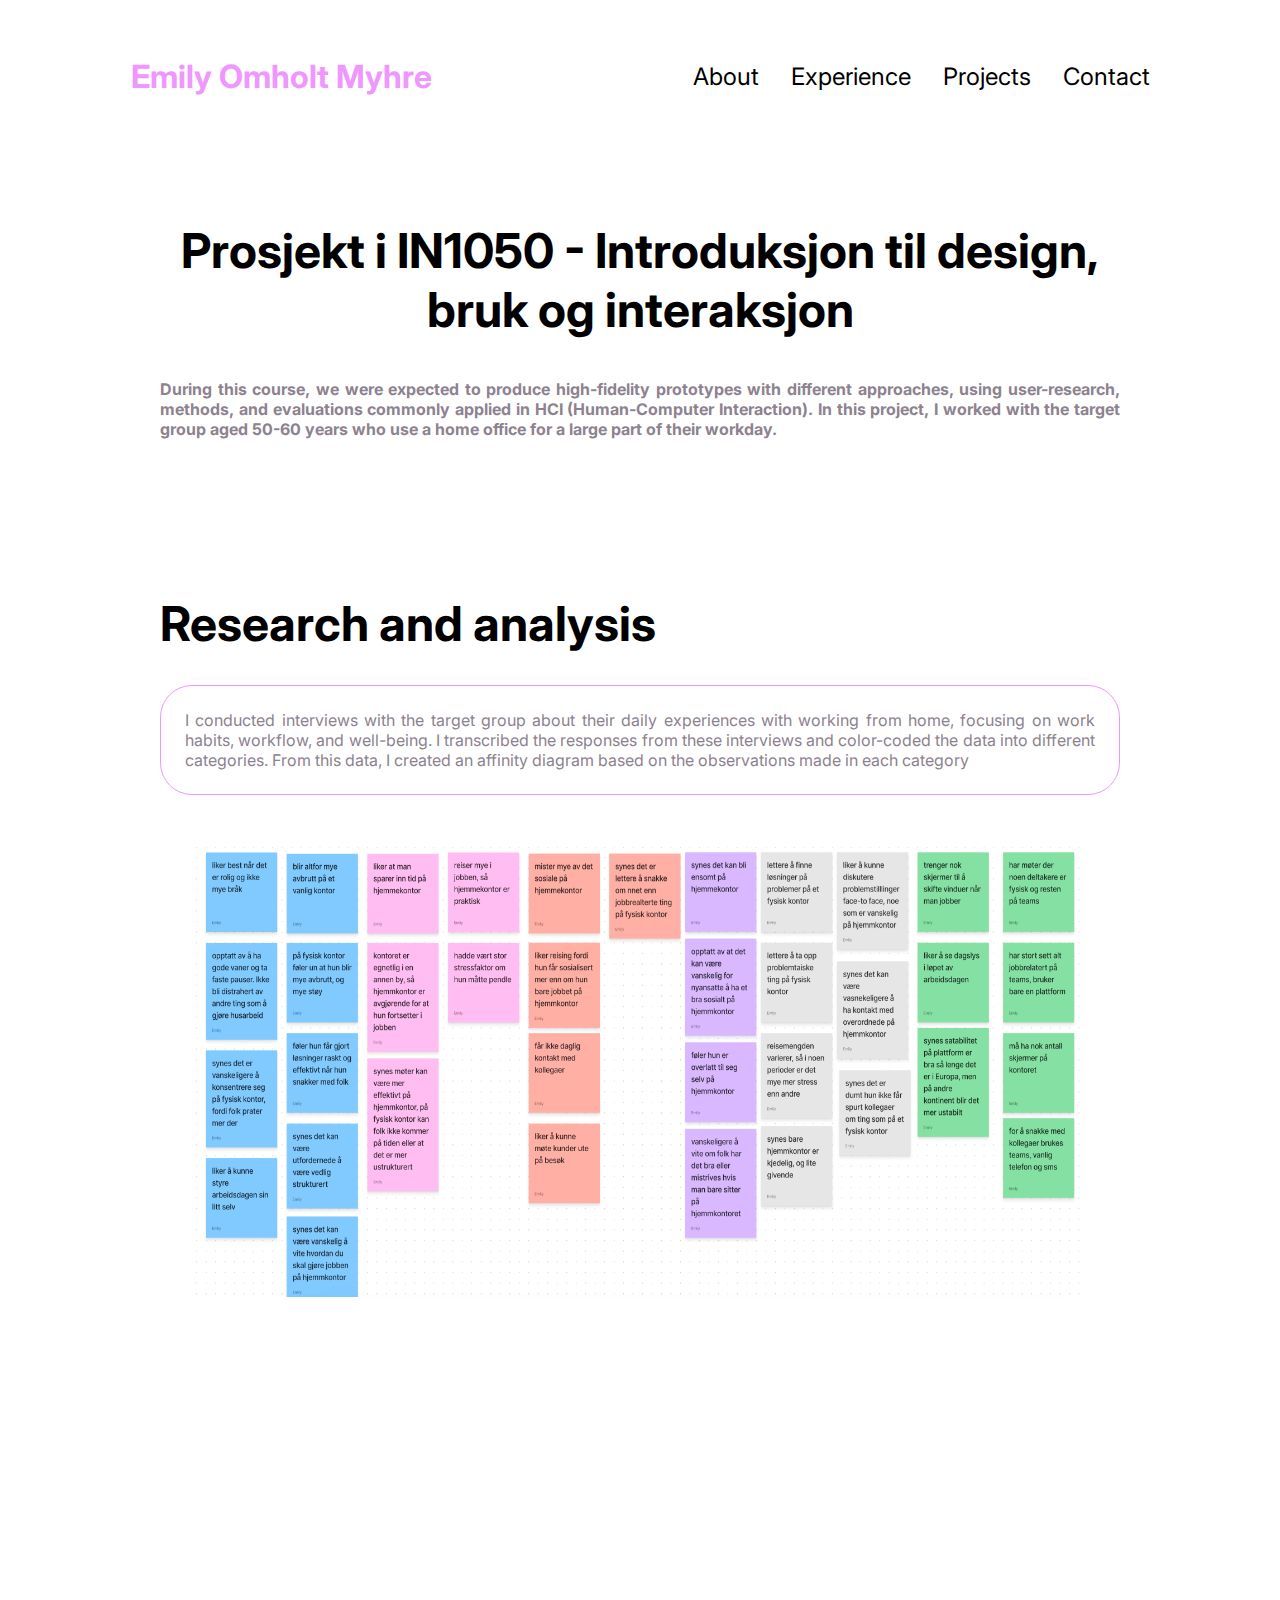
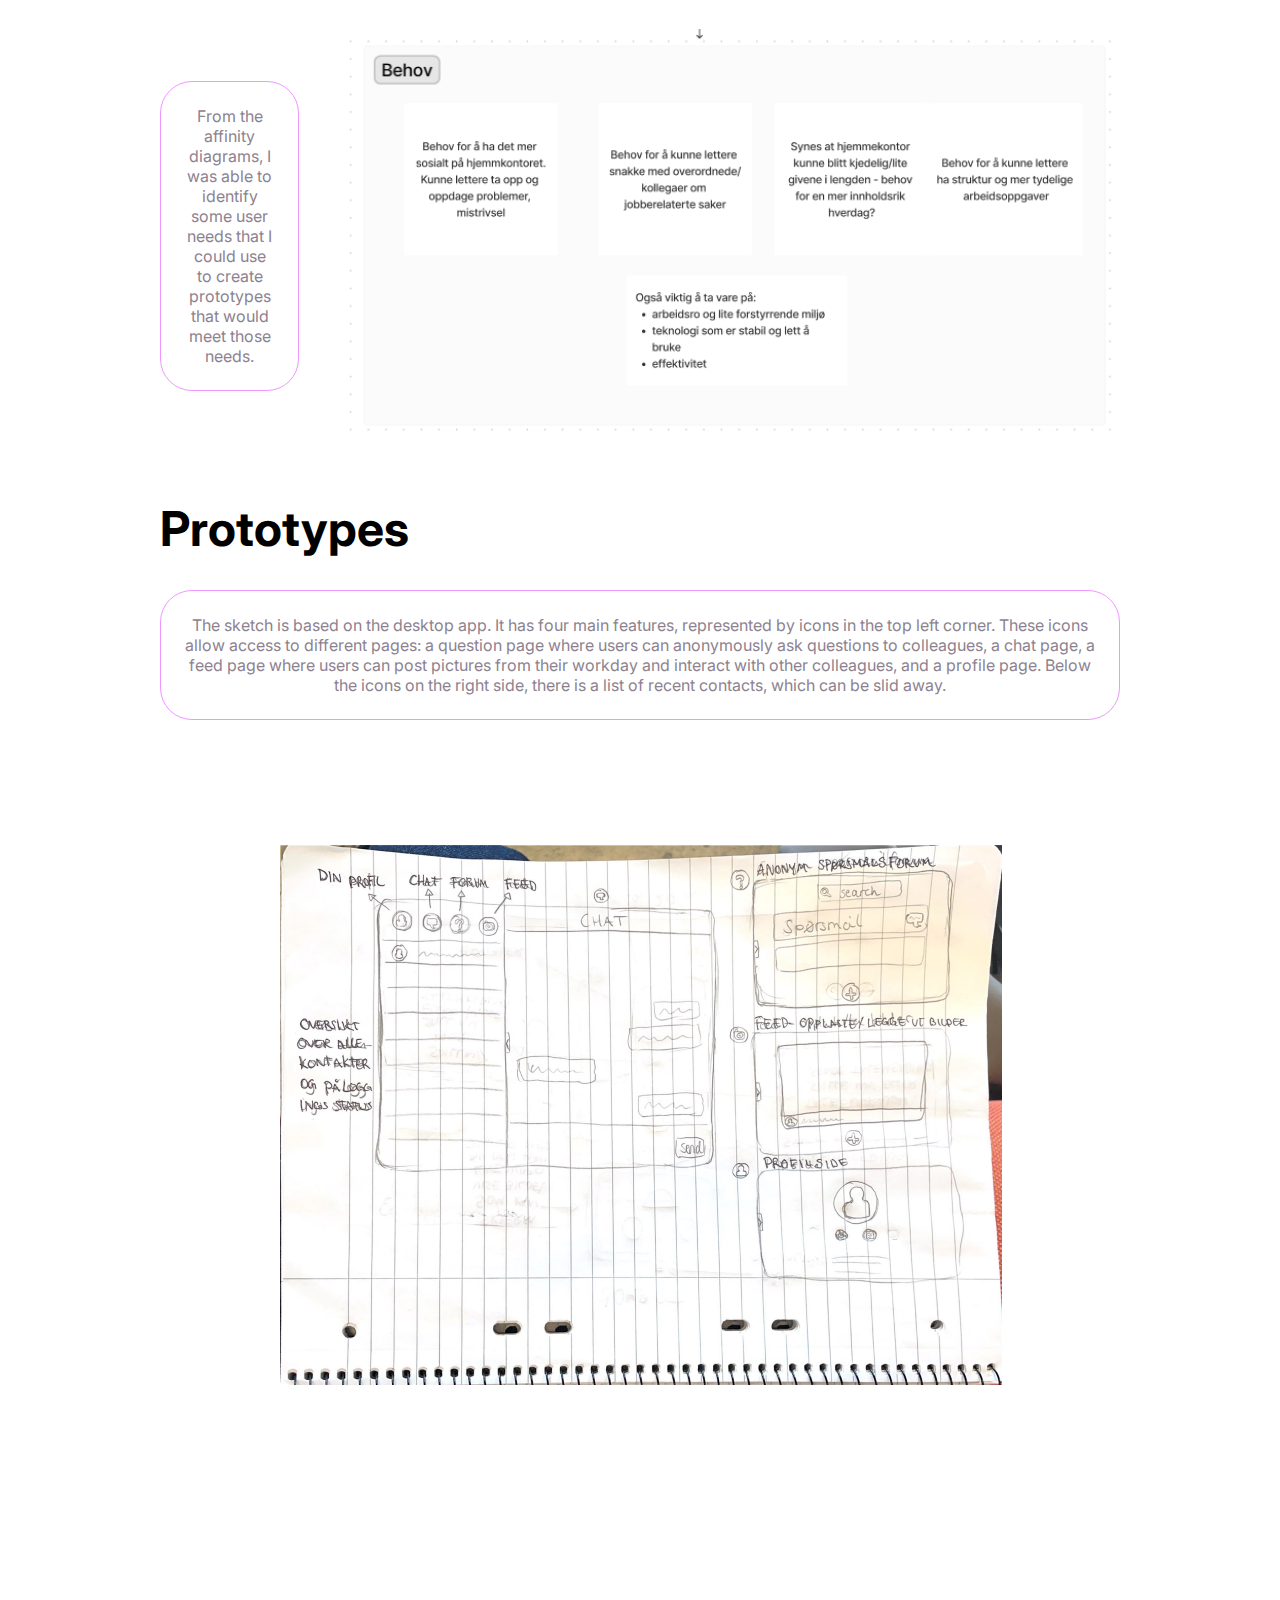
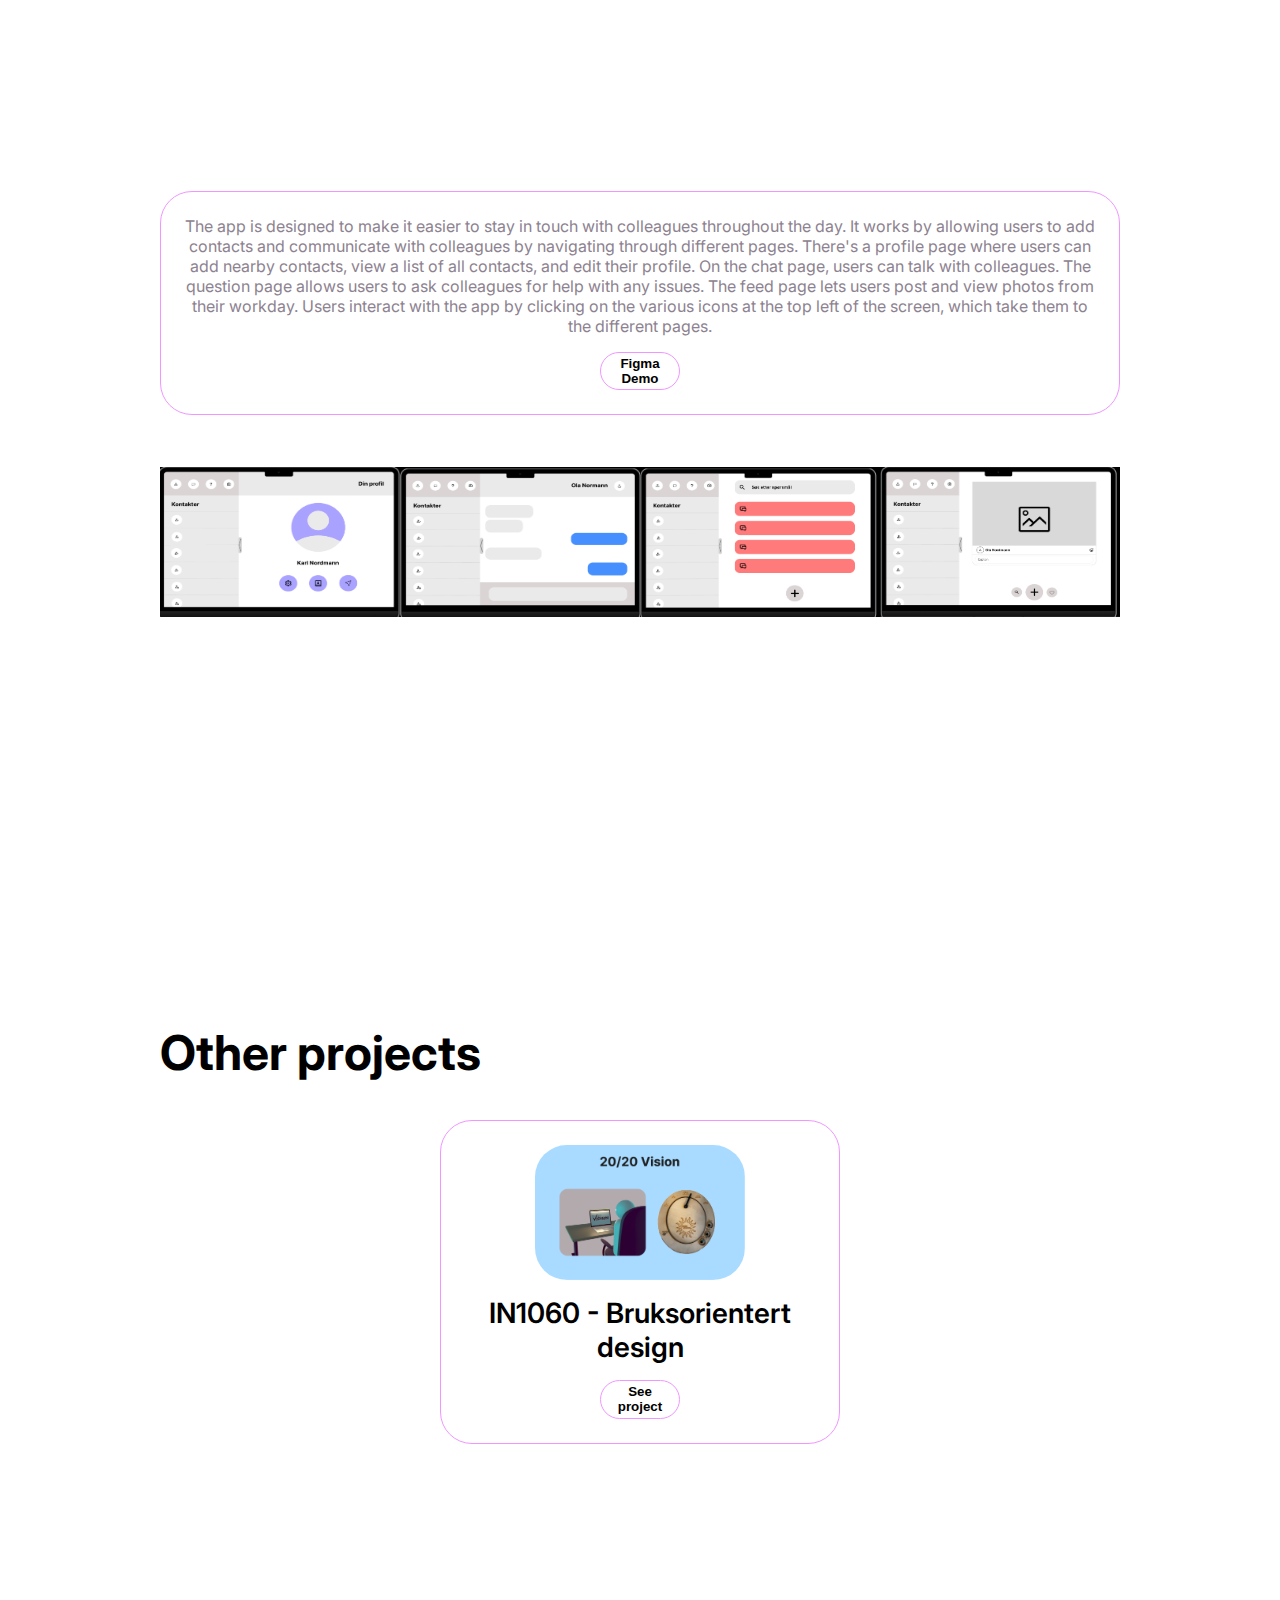
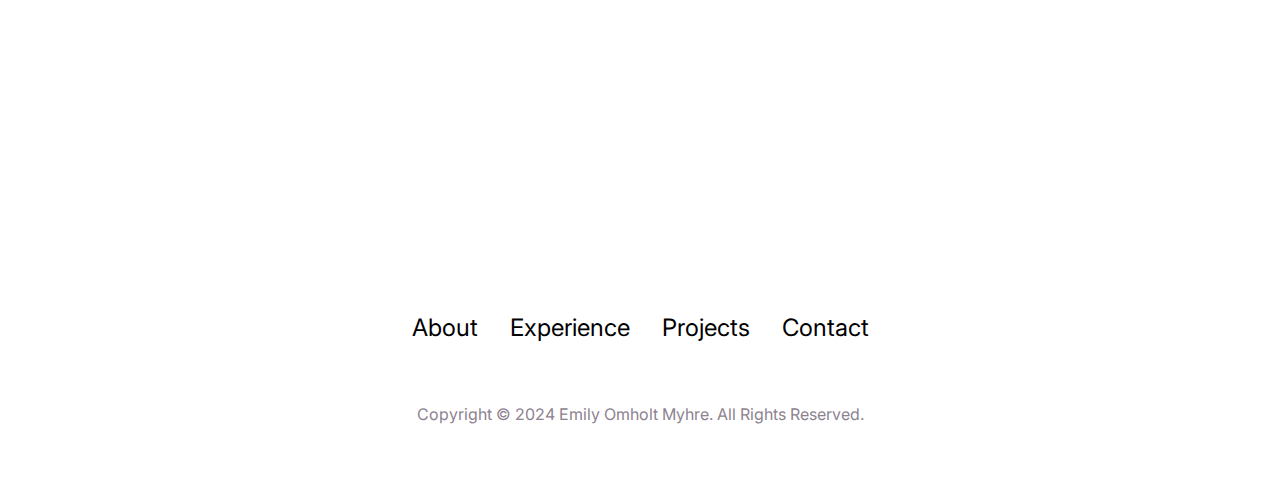
<file: in1050.html>
<!DOCTYPE html>
<html lang="en">
  <head>
    <meta charset="UTF-8" />
    <meta http-equiv="X-UA-Compatible" content="IE=edge" />
    <meta name="viewport" content="width=device-width, initial-scale=1.0" />
    <title>Emily Omholt Myhre</title>
    <link rel="stylesheet" href="style.css" />
    <link rel="stylesheet" href="media2.css" />
    <link rel="stylesheet" href="in1050style.css">
  </head>
  <body>
    <nav id="desktop-nav">
      <div class="logo">Emily Omholt Myhre</div>
      <div>
        <ul class="nav-links">
          <li><a href="http://emilyomyhre.no/#about">About</a></li>
          <li><a href="http://emilyomyhre.no/#skills">Experience</a></li>
          <li><a href="http://emilyomyhre.no/#projects">Projects</a></li>
          <li><a href="http://emilyomyhre.no/#contact">Contact</a></li>
        </ul>
      </div>
    </nav>
    <nav id="hamburger-nav">
      <div class="logo">Emily omholt Myhre</div>
      <div class="hamburger-menu">
        <div class="hamburger-icon" onclick="toggleMenu()">
          <span></span>
          <span></span>
          <span></span>
        </div>
        <div class="menu-links">
          <li><a href="http://emilyomyhre.no/#about" onclick="toggleMenu()">About</a></li>
          <li><a href="http://emilyomyhre.no/#skills" onclick="toggleMenu()">Experience</a></li>
          <li><a href="http://emilyomyhre.no/#projects" onclick="toggleMenu()">Projects</a></li>
          <li><a href="http://emilyomyhre.no/#contact" onclick="toggleMenu()">Contact</a></li>
        </div>
      </div> 
    </nav>
    <section class="main-description">
        <h1 class="main-title">Prosjekt i IN1050 - Introduksjon til design, bruk og interaksjon</h1><br>
        <p class="project-description">
          During this course, we were expected to produce high-fidelity
           prototypes with different approaches, using user-research, methods, 
           and evaluations commonly applied in HCI (Human-Computer Interaction). 
           In this project, I worked with the target group aged 50-60 years 
           who use a home office for a large part of their workday.
        </p>
    </section>
    <section class="process">
        <h1 class="title">Research and analysis</h1>
        <div class="about-details-container">
            <div class="about-containers">
              <div class="details-container">
                <p class="prosess-beskrivelse">
                  I conducted interviews with the target group about their daily
                   experiences with working from home, focusing on work habits, 
                   workflow, and well-being. I transcribed the responses from 
                   these interviews and color-coded the data into different 
                   categories. From this data, I created an affinity diagram 
                   based on the observations made in each category
                </p>
                </div>
            </div>
        </div>    
        <div class="affinitydiagram-container">
            <img src="./assets/affinitydiagram.PNG" alt="Affinity diagram" class="affinitydiagram">
        </div>
    </section>
    <section class="behov-section">
    <div class="about-details-container">
        <div class="about-containers">
            <div class="details-container">
            <p class="prosess-beskrivelse">
              From the affinity diagrams, I was able to identify some
               user needs that I could use to create prototypes 
               that would meet those needs.
            </p>
            </div>
        </div>
    </div> 
        <img src="./assets/behov.PNG" alt="Behov" class="behov">
    </section>
    <section class="desktop-prototype">
        <h1 class="title">Prototypes</h1>
        <div class="about-details-container">
            <div class="about-containers">
                <div class="details-container">
                <p class="prosess-beskrivelse">
                  The sketch is based on the desktop app. It has four main features, 
                  represented by icons in the top left corner. These icons 
                  allow access to different pages: a question page where users 
                  can anonymously ask questions to colleagues, a chat page, 
                  a feed page where users can post pictures from their workday 
                  and interact with other colleagues, and a profile page. 
                  Below the icons on the right side, there is a list of recent 
                  contacts, which can be slid away.
                </p>
                </div>
            </div>
        </div>
        <img src="./assets/skisse_app.PNG" alt="Skisse" class="skisse"> 
    </section>
        <section class="high-fidelity">
        <div class="about-details-container">
            <div class="about-containers">
              <div class="details-container">
                <p class="prosess-beskrivelse">
                  The app is designed to make it easier to stay in touch with colleagues 
                  throughout the day. It works by allowing users to add contacts and 
                  communicate with colleagues by navigating through different pages. 
                  There's a profile page where users can add nearby contacts, view a 
                  list of all contacts, and edit their profile. On the chat page, 
                  users can talk with colleagues. The question page allows users to 
                  ask colleagues for help with any issues. The feed page lets users 
                  post and view photos from their workday. Users interact with the 
                  app by clicking on the various icons at the top left of the screen, 
                  which take them to the different pages.
                </p>
                <div class="btn-container">
                    <button
                      class="btn btn-color-2 project-btn"
                      onclick="location.href='https://www.figma.com/proto/5G45n44f2VCZVOvQFIA64E/Untitled?page-id=0%3A1&type=design&node-id=2-2&viewport=176%2C237%2C0.39&t=XLvx0u7l9N4jOBEg-1&scaling=scale-down'"
                    >
                      Figma Demo
                    </button>
                  </div>
                </div>
            </div>
        </div>    
        <div class="prototype-container">
            <img src="./assets/profilside.PNG" alt="Profilside" class="profilside">
            <img src="./assets/chat.PNG" alt="Chat" class="chat">
            <img src="./assets/spørsmålside.PNG" alt="Spørsmålside" class="spørsmålside">
            <img src="./assets/feed.PNG" alt="Profilside" class="profilside">
        </div>      
    </section>
    <section id="other-projects">
      <h1 class="title">Other projects</h1>
      <div class="experience-details-container">
        <div class="about-containers">
          <div class="details-container color-container">
            <div class="article-container">
              <img
                src="./assets/in1060-banner.png"
                alt="Project 2"
                class="project-img"
              />
            </div>
            <h2 class="experience-sub-title project-title">IN1060 - Bruksorientert design</h2>
            <div class="btn-container">
              <button
                class="btn btn-color-2 project-btn"
                onclick="location.href='https://www.uio.no/studier/emner/matnat/ifi/IN1060/v24/prosjektgrupper/artifakt/'"
              >
                See project
              </button>
            </div>
          </div>
        </div>
      </div>
    </section>
    <footer>
      <nav>
        <div class="nav-links-container">
          <ul class="nav-links">
            <li><a href="#about">About</a></li>
            <li><a href="#experience">Experience</a></li>
            <li><a href="#projects">Projects</a></li>
            <li><a href="#contact">Contact</a></li>
          </ul>
        </div>
      </nav>
      <p>Copyright &#169; 2024 Emily Omholt Myhre. All Rights Reserved.</p>
    </footer>
    <script src="script2.js"></script>
  </body>
</html>
</file>
<file: style.css>
/* GENERAL */

@import url('https://fonts.googleapis.com/css2?family=Inter:ital,opsz,wght@0,14..32,100..900;1,14..32,100..900&display=swap');

* {
  margin: 0;
  padding: 0;
}

body {
  background-color:white;
  font-family: Inter;
  
}

html {
  scroll-behavior: smooth;
}

p {
  color: rgb(141, 130, 143);

}

/* TRANSITION */

a,
.btn {
  transition: all 300ms ease;
}

/* DESKTOP NAV */

nav,
.nav-links {
  display: flex;
}

nav {
  justify-content: space-around;
  align-items: center;
  height: 17vh;
}

.nav-links {
  gap: 2rem;
  list-style: none;
  font-size: 1.5rem;
}

a {
  color: black;
  text-decoration: none;
  text-decoration-color: white;
}

a:hover {
  color: rgb(239, 151, 255);
  text-decoration: underline;
  text-underline-offset: 1rem;
  text-decoration-color: rgb(244, 184, 255);
}

.logo {
  font-size: 2rem;
  font-weight: bold;
  color: rgb(239, 151, 255);
}

.logo:hover {
  cursor: default;
}

/* HAMBURGER MENU */

#hamburger-nav {
  display: none;
}

.hamburger-menu {
  position: relative;
  display: inline-block;
}

.hamburger-icon {
  display: flex;
  flex-direction: column;
  justify-content: space-between;
  height: 24px;
  width: 30px;
  cursor: pointer;
}

.hamburger-icon span {
  width: 100%;
  height: 2px;
  background-color: black;
  transition: all 0.3 ease-in-out;
}

.menu-links {
  position: absolute;
  top: 100%;
  right: 0;
  background-color: white;
  width: fit-content;
  max-height: 0;
  overflow: hidden;
  transition: all 0.3 ease-in-out;
}

.menu-links a {
  display: block;
  padding: 10px;
  text-align: center;
  font-size: 1.5rem;
  color: black;
  text-decoration: none;
  transition: all 0.3 ease-in-out;
}

.menu-links li {
  list-style: none;
}

.menu-links.open {
  max-height: 300px;
}

.hamburger-icon.open span:first-child {
  transform: rotate(45deg) translate(10px, 5px);
}

.hamburger-icon.open span:nth-child(2) {
  opacity: 0;
}

.hamburger-icon.open span:last-child {
  transform: rotate(-45deg) translate(10px, -5px);
}

.hamburger-icon span:first-child {
  transform: none;
}

.hamburger-icon span:first-child {
  opacity: 1;
}

.hamburger-icon span:first-child {
  transform: none;
}

/* SECTIONS */

section {
  padding-top: 4vh;
  height: 96vh;
  margin: 0 10rem;
  box-sizing: border-box;
  min-height: fit-content;
}

.section-container {
  display: flex;
}

/* PROFILE SECTION */

#profile {
  display: flex;
  justify-content: center;
  gap: 5rem;
  height: 80vh;
}

.section__pic-container {
  display: flex;
  height: 400px;
  width: 400px;
  margin: auto 0;
}

.section__text {
  align-self: center;
  text-align: left;
}

.section__text p {
  font-weight: 600;
  margin-top: 1rem;
  line-height: 1.5rem;
}

.section__text__p1 {
  text-align: center;
}

.section__text__p2 {
  font-size: 1.75rem;
  margin-bottom: 1rem;
}

.title {
  font-size: 3rem;
  text-align: left;
}

#socials-container {
  display: flex;
  justify-content: center;
  margin-top: 1rem;
  gap: 1rem;
}

/* ICONS */

.icon {
  cursor: pointer;
  height: 2rem;
  
}

/* Buttons */

.btn-container{
    display: flex;
    justify-content: center;
    gap: 1rem;
}

.btn{
    font-weight: 600;
    transition: all 300ms ease;
    padding: 0.2rem;
    width: 5rem;
    border-radius: 2rem;
}

.btn-color, .btn-color-2{
    border:rgb(239, 151, 255)0.1rem solid;
}

.btn-color:hover, .btn-color-2:hover{
    cursor: pointer;

}

.btn-color:hover, .btn-color-2:hover{
    background:rgb(239, 151, 255);
    color: white;
}

.btn-color:hover{
    border: rgb(239, 151, 255)0.1rem solid;
    color: white;
}

.btn-color{
    background: none;
}

.btn-color-2{
    background: none;
}

.btn-color-2:hover{
    border: rgb(239, 151, 255)0.1rem solid;
    color: white;
}

.btn-container {
    gap: 1rem;
    margin-top: 1rem;
}
/* ABOUT SECTION */

#about {
  
  display: flex;
  justify-content: center;
  
}

.about-containers {
  gap: 2rem;
  margin-bottom: 2rem;
  margin-top: 2rem;
}

.about-details-container {
  justify-content: center;
  flex-direction: column;
}

.about-containers,
.about-details-container {
  display: flex;
}

.about-pic {
  border-radius: 2rem;
}

.arrow {
  position: absolute;
  right: -5rem;
  bottom: 2.5rem;
}

.details-container {
  padding: 1.5rem;
  flex: 1;
  background: white;
  border-radius: 2rem;
  border: rgb(239, 151, 255) 0.1rem solid;
  border-color: rgb(239, 151, 255);
  text-align: center;
}

.section-container {
  gap: 4rem;
  height: 80%;
}

.section__pic-container {
  height: 400px;
  width: 400px;
  margin: auto 0;
}

/* EXPERIENCE SECTION */

#skills {
  position: relative;
}

.experience-sub-title {
  color: rgb(239, 151, 255);
  font-weight: 600;
  font-size: 1.75rem;
  margin-bottom: 2rem;
}

.experience-details-container {
  display: flex;
  justify-content: center;
  flex-direction: column;
}

.article-container {
  display: flex;
  text-align: initial;
  flex-wrap: wrap;
  flex-direction: row;
  gap: 2.5rem;
  justify-content: space-around;
}

article {
  display: flex;
  width: 10rem;
  justify-content: space-around;
  gap: 0.5rem;
}

article .icon {
  cursor: default;
}

/* PROJECTS SECTION */

#projects {
  position: relative;
}

.color-container {
  border-color: rgb(239, 151, 255);
  background: white;
}

.project-img {
  border-radius: 2rem;
  width: 90%;
  height: 90%;
}

.project-title {
  margin: 1rem;
  color: black;
}

.project-btn {
  color: black;
  border-color: rgb(239, 151, 255);
}

/* CONTACT */

#contact {
  display: flex;
  justify-content: center;
  flex-direction: column;
  height: 70vh;
}

.contact-info-upper-container {
  display: flex;
  justify-content: center;
  border-radius: 2rem;
  border: rgb(239, 151, 255) 0.1rem solid;
  border-color:rgb(239, 151, 255);
  background: (250, 250, 250);
  margin: 2rem auto;
  padding: 0.5rem;
}

.contact-info-container {
  display: flex;
  align-items: center;
  justify-content: center;
  gap: 0.5rem;
  margin: 1rem;
}

.contact-info-container p {
  font-size: larger;
}

.contact-icon {
  cursor: default;
}

.email-icon {
  height: 2.5rem;
}

/* FOOTER SECTION */

footer {
  height: 26vh;
  margin: 0 1rem;
}

footer p {
  text-align: center;
}
</file>
<file: media2.css>
@media screen and (max-width: 1400px) {
    #profile {
      height: 83vh;
      margin-bottom: 6rem;
    }
    .about-containers {
      flex-wrap: wrap;
    }
    #contact,
    #projects {
      height: fit-content;
    }
  }
  
  @media screen and (max-width: 1200px) {
    #desktop-nav {
      display: none;
    }
    #hamburger-nav {
      display: flex;
    }
    #experience,
    .experience-details-container {
      margin-top: 2rem;
    }
    #profile,
    .section-container {
      display: block;
    }
    .arrow {
      display: none;
    }
    section,
    .section-container {
      height: fit-content;
    }
    section {
      margin: 0 5%;
    }
    .section__pic-container {
      width: 275px;
      height: 275px;
      margin: 0 auto 2rem;
    }
    .about-containers {
      margin-top: 0;
    }
  }
  
  @media screen and (max-width: 600px) {
    #contact,
    footer {
      height: 40vh;
    }
    #profile {
      height: 83vh;
      margin-bottom: 0;
    }
    article {
      font-size: 1rem;
    }
    footer nav {
      height: fit-content;
      margin-bottom: 2rem;
    }
    .about-containers,
    .contact-info-upper-container,
    .btn-container {
      flex-wrap: wrap;
    }
    .contact-info-container {
      margin: 0;
    }
    .contact-info-container p,
    .nav-links li a {
      font-size: 1rem;
    }
    .experience-sub-title {
      font-size: 1.25rem;
    }
    .logo {
      font-size: 1.5rem;
    }
    .nav-links {
      flex-direction: column;
      gap: 0.5rem;
      text-align: center;
    }
    .section__pic-container {
      width: auto;
      height: 46vw;
      justify-content: center;
    }
    .section__text__p2 {
      font-size: 1.25rem;
    }
    .title {
      font-size: 2rem;
    }
    .text-container {
      text-align: justify;
    }
  }
</file>
<file: in1050style.css>
/* GENERAL */

@import url('https://fonts.googleapis.com/css2?family=Inter:ital,opsz,wght@0,14..32,100..900;1,14..32,100..900&display=swap');

* {
  margin: 0;
  padding: 0;
}

body {
    background-color: white;
  font-family: Inter;
}

html {
  scroll-behavior: smooth;
}

p {
  color:  rgb(141, 130, 143);
}

/* TRANSITION */

a,
.btn {
  transition: all 300ms ease;
}

/* DESKTOP NAV */

nav,
.nav-links {
  display: flex;
}

nav {
  justify-content: space-around;
  align-items: center;
  height: 17vh;
}

.nav-links {
  gap: 2rem;
  list-style: none;
  font-size: 1.5rem;
}

a {
  color: black;
  text-decoration: none;
  text-decoration-color: white;
}

a:hover {
  color: rgb(239, 151, 255);
  text-decoration: underline;
  text-underline-offset: 1rem;
  text-decoration-color: rgb(244, 184, 255);
}

.logo {
  font-size: 2rem;
  font-weight: bold;
  color: rgb(239, 151, 255);
}

.logo:hover {
  cursor: default;
}

/* HAMBURGER MENU */

#hamburger-nav {
  display: none;
}

.hamburger-menu {
  position: relative;
  display: inline-block;
}

.hamburger-icon {
  display: flex;
  flex-direction: column;
  justify-content: space-between;
  height: 24px;
  width: 30px;
  cursor: pointer;
}

.hamburger-icon span {
  width: 100%;
  height: 2px;
  background-color: black;
  transition: all 0.3 ease-in-out;
}

.menu-links {
  position: absolute;
  top: 100%;
  right: 0;
  background-color: white;
  width: fit-content;
  max-height: 0;
  overflow: hidden;
  transition: all 0.3 ease-in-out;
}

.menu-links a {
  display: block;
  padding: 10px;
  text-align: center;
  font-size: 1.5rem;
  color: black;
  text-decoration: none;
  transition: all 0.3 ease-in-out;
}

.menu-links li {
  list-style: none;
}

.menu-links.open {
  max-height: 300px;
}

.hamburger-icon.open span:first-child {
  transform: rotate(45deg) translate(10px, 5px);
}

.hamburger-icon.open span:nth-child(2) {
  opacity: 0;
}

.hamburger-icon.open span:last-child {
  transform: rotate(-45deg) translate(10px, -5px);
}

.hamburger-icon span:first-child {
  transform: none;
}

.hamburger-icon span:first-child {
  opacity: 1;
}

.hamburger-icon span:first-child {
  transform: none;
}

/* Project description */

.main-description {
    display: block;
    height: 45vh;
}

.main-description h1 {
    display: block; 
    margin-top: 2rem;
    margin-bottom: 20px; 
    font-size: 3rem;
    font-weight: bold;
    text-align: center;
}

.main-description p {
    display: block; /* Ensure p is a block-level element */
    margin-top: 0; /* Optional: Remove the top margin if there is any */
    color:  rgb(141, 130, 143);
    font-weight: 700;
    text-align: justify;
}

/* Process */
.process{
    display: block;
    height: 115vh;
}

.process p {
    display: flex;
    color:  rgb(141, 130, 143);
    font-weight: 400;
    text-align: justify;
    align-self: center;
}

.affinitydiagram-container{
    display: block;
    margin-top: 20px;
    align-self: center;
}

.affinitydiagram{
    display: flex;
  height: 450px;
  width: 890px;
  display: block;
    margin-left: auto;
    margin-right: auto;
    
}

.behov-section{
    display: flex;
    height: 50vh;
    gap: 3rem;
}

.behov{
    height: auto;
    width: auto;
}

/* prototyper */

.desktop-prototype{
    margin-top: 20px;
    display: block;
    height: 140vh;
    gap: 3rem;
}

.skisse{
    display: block;
    rotate: -90deg;
    height: auto;
    width: auto;
    margin-bottom: 20px;
    margin-left: auto;
    margin-right: auto;
}

.prototype-container{
    display: flex;
    margin-top: 20px;
    align-self: center;
}

.profilside{
    display: flex;
    height: 150px;
    width: 250px;
}

.chat{
    display: flex;
    height: 150px;
    width: 250px;
}


.spørsmålside{
    display: flex;
    height: 150px;
    width: 250px;
}


.feed{
    display: flex;
    height: 150px;
    width: 250px;
}




/* SECTIONS */
section {
  padding-top: 4vh;
  height: 96vh;
  margin: 0 10rem;
  box-sizing: border-box;
  min-height: fit-content;
}

.section-container {
  display: flex;
}

/* PROFILE SECTION */

#profile {
  display: flex;
  justify-content: center;
  gap: 5rem;
  height: 80vh;
}

.section__pic-container {
  display: flex;
  height: 400px;
  width: 400px;
  margin: auto 0;
}

.section__text {
  align-self: center;
  text-align: left;
}

.section__text p {
  font-weight: 600;
}

.section__text__p1 {
  text-align: center;
}

.section__text__p2 {
  font-size: 1.75rem;
  margin-bottom: 1rem;
}

.title {
  font-size: 3rem;
  text-align: left;
}

#socials-container {
  display: flex;
  justify-content: center;
  margin-top: 1rem;
  gap: 1rem;
}

/* ICONS */

.icon {
  cursor: pointer;
  height: 2rem;
}

/* Buttons */

.btn-container{
    display: flex;
    justify-content: center;
    gap: 1rem;
}

.btn{
    font-weight: 600;
    transition: all 300ms ease;
    padding: 0.2rem;
    width: 5rem;
    border-radius: 2rem;
}

.btn-color, .btn-color-2{
    border:rgb(239, 151, 255)0.1rem solid;
}

.btn-color:hover, .btn-color-2:hover{
    cursor: pointer;

}

.btn-color:hover, .btn-color-2:hover{
    background:rgb(239, 151, 255);
    color: white;
}

.btn-color:hover{
    border: rgb(239, 151, 255)0.1rem solid;
    color: white;
}

.btn-color{
    background: none;
}

.btn-color-2{
    background: none;
}

.btn-color-2:hover{
    border: rgb(239, 151, 255)0.1rem solid;
    color: white;
}

.btn-container {
    gap: 1rem;
}
/* ABOUT SECTION */

#about {
  
  display: flex;
  justify-content: center;
  
}

.about-containers {
  gap: 2rem;
  margin-bottom: 2rem;
  margin-top: 2rem;
}

.about-details-container {
  justify-content: center;
  flex-direction: column;
}

.about-containers,
.about-details-container {
  display: flex;
}

.about-pic {
  border-radius: 2rem;
}

.arrow {
  position: absolute;
  right: -5rem;
  bottom: 2.5rem;
}

.details-container {
  padding: 1.5rem;
  flex: 1;
  background: white;
  border-radius: 2rem;
  border: rgb(239, 151, 255) 0.1rem solid;
  border-color: rgb(239, 151, 255);
  text-align: center;
}

.section-container {
  gap: 4rem;
  height: 80%;
}

.section__pic-container {
  height: 400px;
  width: 400px;
  margin: auto 0;
}

/* EXPERIENCE SECTION */

#skills {
  position: relative;
}

.experience-sub-title {
  color: rgb(239, 151, 255);
  font-weight: 600;
  font-size: 1.75rem;
  margin-bottom: 2rem;
}

.experience-details-container {
  display: flex;
  justify-content: center;
  flex-direction: column;
  height: 400px;
  width: 400px;
  margin-left: auto;
  margin-right: auto;
}

.article-container {
  display: flex;
  text-align: initial;
  flex-wrap: wrap;
  flex-direction: row;
  gap: 2.5rem;
  justify-content: space-around;
}

article {
  display: flex;
  width: 10rem;
  justify-content: space-around;
  gap: 0.5rem;
}

article .icon {
  cursor: default;
}

/* PROJECTS SECTION */

#projects {
  position: relative;
}

.color-container {
  border-color: rgb(239, 151, 255);
  background: white;
}

.project-img {
  border-radius: 2rem;
  width: 60%;
  height: 60%;
}

.project-title {
  margin: 1rem;
  color: black;
}

.project-btn {
  color: black;
  border-color: rgb(239, 151, 255);
}

/* CONTACT */

#contact {
  display: flex;
  justify-content: center;
  flex-direction: column;
  height: 70vh;
}

.contact-info-upper-container {
  display: flex;
  justify-content: center;
  border-radius: 2rem;
  border: rgb(239, 151, 255) 0.1rem solid;
  border-color:rgb(239, 151, 255);
  background: (250, 250, 250);
  margin: 2rem auto;
  padding: 0.5rem;
}

.contact-info-container {
  display: flex;
  align-items: center;
  justify-content: center;
  gap: 0.5rem;
  margin: 1rem;
}

.contact-info-container p {
  font-size: larger;
}

.contact-icon {
  cursor: default;
}

.email-icon {
  height: 2.5rem;
}

/* FOOTER SECTION */

footer {
  height: 26vh;
  margin: 0 1rem;
}

footer p {
  text-align: center;
}
</file>
